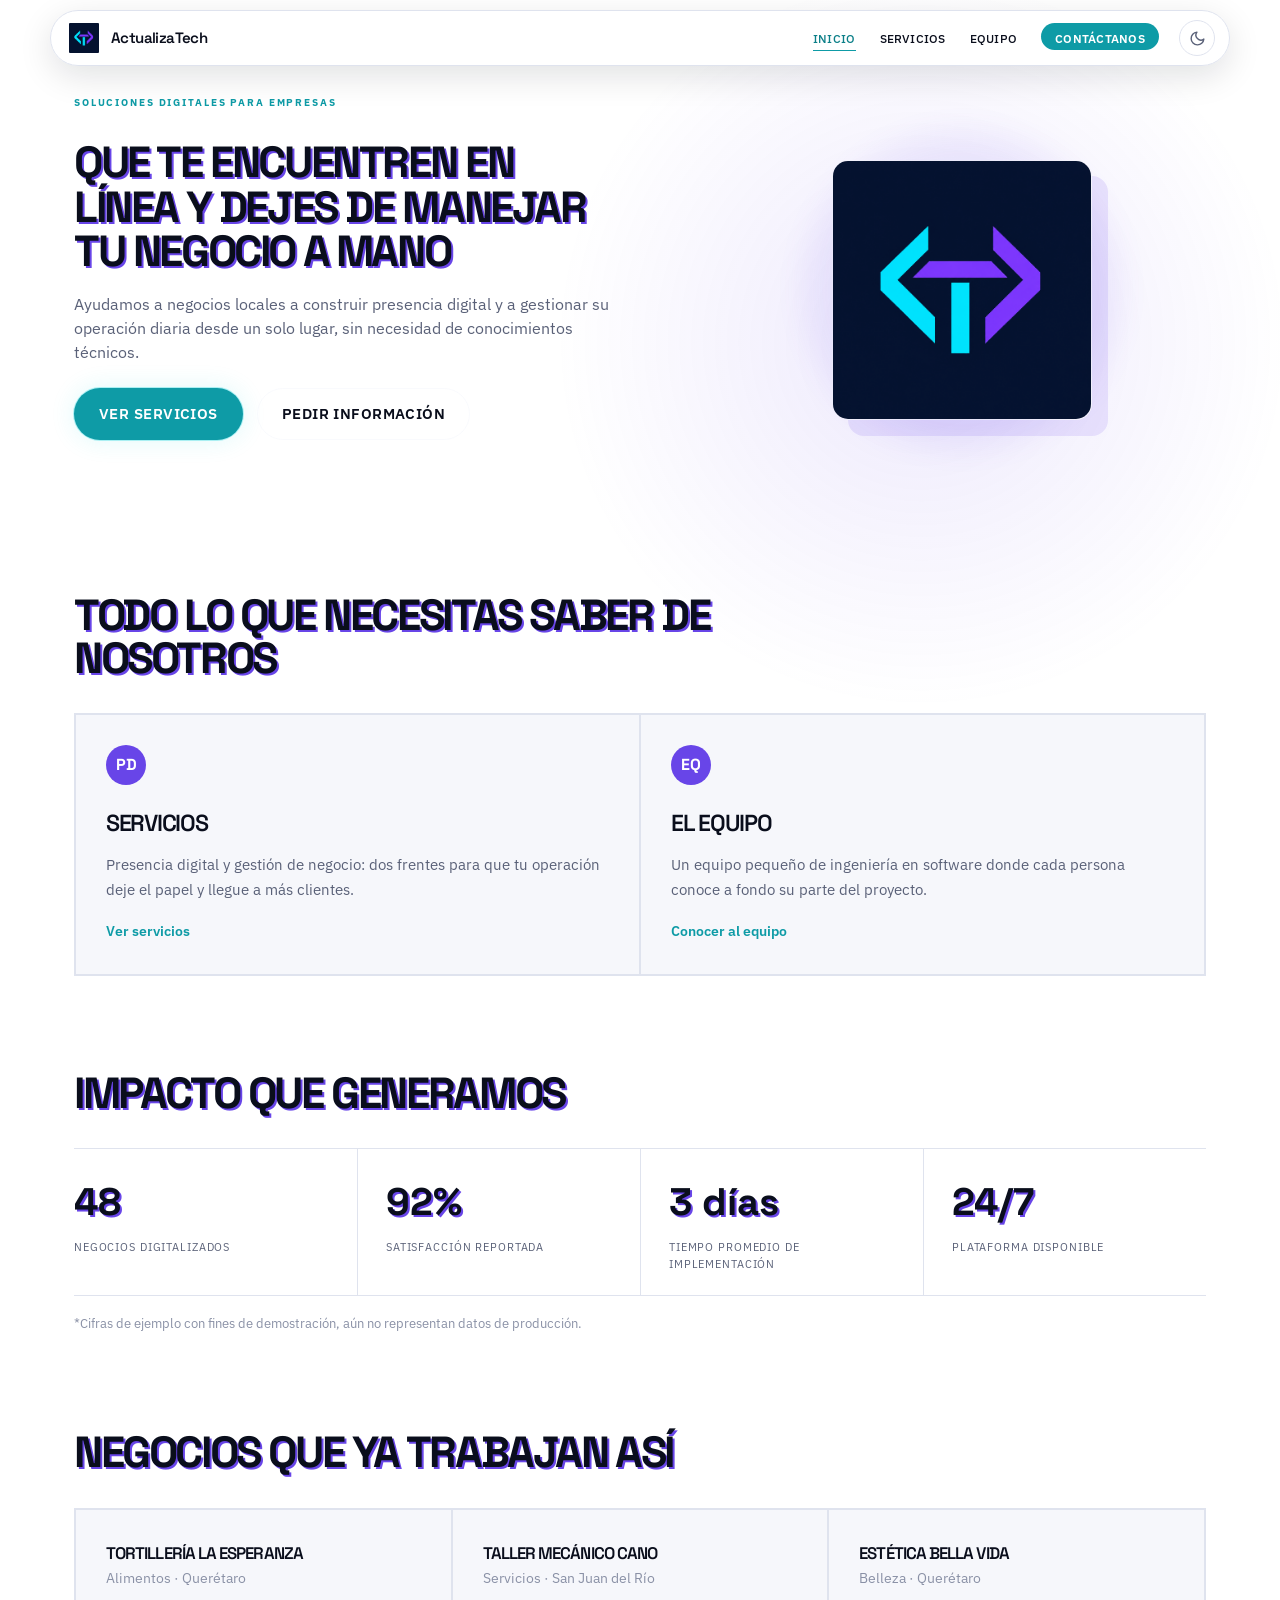
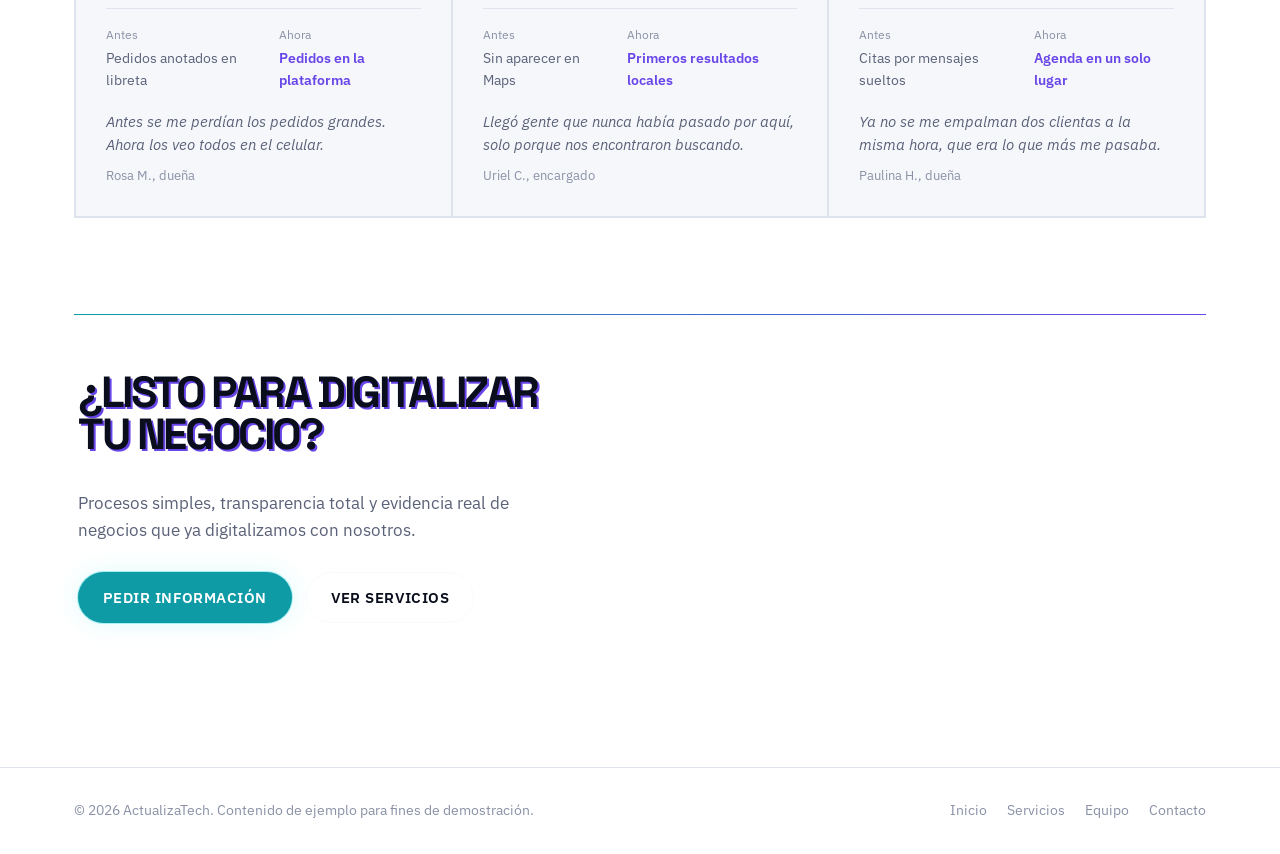
<file: index.html>
<!DOCTYPE html>
<html lang="es">
<head>
<meta charset="UTF-8">
<meta name="viewport" content="width=device-width, initial-scale=1.0">

<title>ActualizaTech — Digitaliza tu negocio sin complicaciones</title>
<meta name="description" content="Ayudamos a negocios locales a construir presencia digital y gestionar su operación desde un solo lugar, sin conocimientos técnicos.">

<!-- Open Graph: es lo que hace que al pegar el link en WhatsApp o Facebook
     salga el logo y un texto en lugar de la URL pelona. Irónico no tenerlo
     en un sitio que vende presencia digital. -->
<meta property="og:type" content="website">
<meta property="og:title" content="ActualizaTech — Digitaliza tu negocio">
<meta property="og:description" content="Presencia digital y gestión de negocio para comercios locales.">
<meta property="og:image" content="images/logo.png">

<!-- Le avisa al navegador que el sitio se ve bien en los dos temas, para que
     pinte los controles nativos (scrollbar, campos) del color correcto. -->
<meta name="color-scheme" content="light dark">

<link rel="icon" href="images/logo.png">
<link rel="preconnect" href="https://fonts.googleapis.com">
<link rel="preconnect" href="https://fonts.gstatic.com" crossorigin>
<link href="https://fonts.googleapis.com/css2?family=Space+Grotesk:wght@500;600;700&family=IBM+Plex+Sans:wght@400;500;600&display=swap" rel="stylesheet">
<link rel="stylesheet" href="styles/main.css">
</head>
<body>

<a class="saltar" href="#contenido">Saltar al contenido</a>

<nav class="navbar">
  <div class="navbar__inner">
    <a href="index.html" class="navbar__logo">
      <img src="images/logo.png" alt="" class="navbar__logo-img">
      ActualizaTech
    </a>

    <div class="navbar__derecha">
      <ul class="navbar__links" id="menu-principal">
        <li><a href="index.html">Inicio</a></li>
        <li><a href="servicios.html">Servicios</a></li>
        <li><a href="equipo.html">Equipo</a></li>
        <li><a href="contacto.html" class="navbar__cta">Contáctanos</a></li>
      </ul>

      <!-- Los dos iconos viven siempre en el HTML y el CSS decide cuál se
           muestra según el tema. Si se cambiaran con JS, al recargar se
           vería medio segundo el icono equivocado. -->
      <button class="tema" type="button" aria-label="Cambiar tema">
        <svg class="tema__luna" viewBox="0 0 24 24" fill="none" stroke="currentColor" stroke-width="2" stroke-linecap="round" stroke-linejoin="round" aria-hidden="true">
          <path d="M21 12.79A9 9 0 1 1 11.21 3 7 7 0 0 0 21 12.79z"/>
        </svg>
        <svg class="tema__sol" viewBox="0 0 24 24" fill="none" stroke="currentColor" stroke-width="2" stroke-linecap="round" stroke-linejoin="round" aria-hidden="true">
          <circle cx="12" cy="12" r="4"/>
          <path d="M12 2v2M12 20v2M4.9 4.9l1.4 1.4M17.7 17.7l1.4 1.4M2 12h2M20 12h2M4.9 19.1l1.4-1.4M17.7 6.3l1.4-1.4"/>
        </svg>
      </button>

      <button class="hamburguesa" type="button" aria-label="Abrir menú" aria-expanded="false" aria-controls="menu-principal">
        <svg viewBox="0 0 24 24" fill="none" stroke="currentColor" stroke-width="2" stroke-linecap="round" aria-hidden="true">
          <path d="M3 6h18M3 12h18M3 18h18"/>
        </svg>
      </button>
    </div>
  </div>
</nav>

<main id="contenido">

<header class="hero">
  <div class="hero__contenido">
    <h1>Que te encuentren en línea y dejes de manejar tu negocio a mano</h1>
    <p class="hero__subtitulo">
      Ayudamos a negocios locales a construir presencia digital y a gestionar su
      operación diaria desde un solo lugar, sin necesidad de conocimientos técnicos.
    </p>
    <div class="hero__acciones">
      <a href="servicios.html" class="boton boton--primario">Ver servicios</a>
      <a href="contacto.html" class="boton boton--secundario">Pedir información</a>
    </div>
  </div>
  <div class="hero__visual">
    <div class="hero__glow" aria-hidden="true"></div>
    <img src="images/logo.png" alt="Logo de ActualizaTech" class="hero__logo">
  </div>
</header>

<section aria-labelledby="explora-titulo">
  <h2 id="explora-titulo">Todo lo que necesitas saber de nosotros</h2>

  <div class="preview-grid">
    <a href="servicios.html" class="preview-card">
      <div class="preview-card__icono" style="background:#0E9BA6" aria-hidden="true">PD</div>
      <h3 class="preview-card__titulo">Servicios</h3>
      <p class="preview-card__texto">
        Presencia digital y gestión de negocio: dos frentes para que tu operación
        deje el papel y llegue a más clientes.
      </p>
      <span class="preview-card__enlace">Ver servicios</span>
    </a>

    <a href="equipo.html" class="preview-card">
      <div class="preview-card__icono" style="background:#6845E8" aria-hidden="true">EQ</div>
      <h3 class="preview-card__titulo">El equipo</h3>
      <p class="preview-card__texto">
        Un equipo pequeño de ingeniería en software donde cada persona conoce a
        fondo su parte del proyecto.
      </p>
      <span class="preview-card__enlace">Conocer al equipo</span>
    </a>
  </div>

  <!-- Los contenedores van vacíos a propósito: el JS los llena desde
       js/data.js. Ver el comentario de ese archivo. -->
  <div class="metricas">
    <h2>Impacto que generamos</h2>
    <div class="metricas-grid" id="metricas-grid"></div>
    <p class="metricas__nota">*Cifras de ejemplo con fines de demostración, aún no representan datos de producción.</p>
  </div>

  <div class="casos">
    <h2>Negocios que ya trabajan así</h2>
    <div class="casos-grid" id="casos-grid"></div>
  </div>

  <div class="cta-final">
    <h2>¿Listo para digitalizar tu negocio?</h2>
    <p>Procesos simples, transparencia total y evidencia real de negocios que ya digitalizamos con nosotros.</p>
    <div class="hero__acciones">
      <a href="contacto.html" class="boton boton--primario">Pedir información</a>
      <a href="servicios.html" class="boton boton--secundario">Ver servicios</a>
    </div>
  </div>
</section>

</main>

<footer class="footer">
  <div class="footer__inner">
    <span>© 2026 ActualizaTech. Contenido de ejemplo para fines de demostración.</span>
    <ul class="footer__links">
      <li><a href="index.html">Inicio</a></li>
      <li><a href="servicios.html">Servicios</a></li>
      <li><a href="equipo.html">Equipo</a></li>
      <li><a href="contacto.html">Contacto</a></li>
    </ul>
  </div>
</footer>

<script src="js/data.js"></script>
<script src="js/main.js"></script>
</body>
</html>
</file>
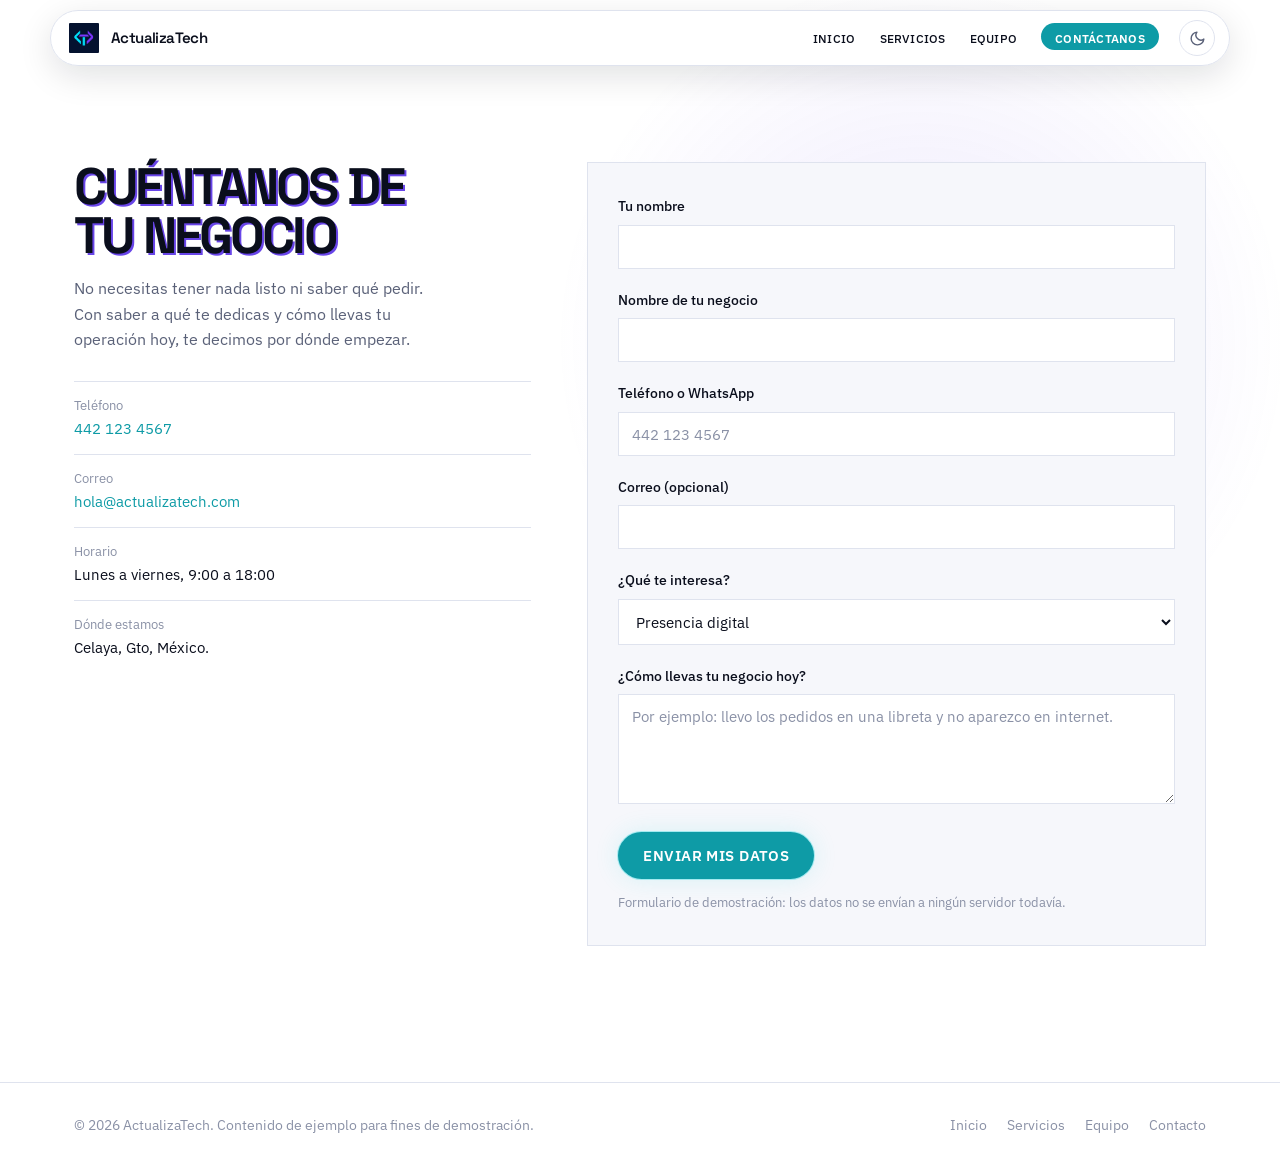
<file: contacto.html>
<!DOCTYPE html>
<html lang="es">
<head>
<meta charset="UTF-8">
<meta name="viewport" content="width=device-width, initial-scale=1.0">

<title>Contacto — ActualizaTech</title>
<meta name="description" content="Cuéntanos cómo llevas tu negocio hoy y te decimos por dónde conviene empezar a digitalizarlo.">

<meta property="og:type" content="website">
<meta property="og:title" content="Contacto — ActualizaTech">
<meta property="og:description" content="Cuéntanos cómo llevas tu negocio hoy y te decimos por dónde conviene empezar a digitalizarlo.">
<meta property="og:image" content="images/logo.png">
<meta name="color-scheme" content="light dark">

<link rel="icon" href="images/logo.png">
<link rel="preconnect" href="https://fonts.googleapis.com">
<link rel="preconnect" href="https://fonts.gstatic.com" crossorigin>
<link href="https://fonts.googleapis.com/css2?family=Space+Grotesk:wght@500;600;700&family=IBM+Plex+Sans:wght@400;500;600&display=swap" rel="stylesheet">
<link rel="stylesheet" href="styles/main.css">
</head>
<body>

<a class="saltar" href="#contenido">Saltar al contenido</a>

<nav class="navbar">
  <div class="navbar__inner">
    <a href="index.html" class="navbar__logo">
      <img src="images/logo.png" alt="" class="navbar__logo-img">
      ActualizaTech
    </a>

    <div class="navbar__derecha">
      <ul class="navbar__links" id="menu-principal">
        <li><a href="index.html">Inicio</a></li>
        <li><a href="servicios.html">Servicios</a></li>
        <li><a href="equipo.html">Equipo</a></li>
        <li><a href="contacto.html" class="navbar__cta">Contáctanos</a></li>
      </ul>

      <!-- Los dos iconos viven siempre en el HTML y el CSS decide cuál se
           muestra según el tema. Si se cambiaran con JS, al recargar se
           vería medio segundo el icono equivocado. -->
      <button class="tema" type="button" aria-label="Cambiar tema">
        <svg class="tema__luna" viewBox="0 0 24 24" fill="none" stroke="currentColor" stroke-width="2" stroke-linecap="round" stroke-linejoin="round" aria-hidden="true">
          <path d="M21 12.79A9 9 0 1 1 11.21 3 7 7 0 0 0 21 12.79z"/>
        </svg>
        <svg class="tema__sol" viewBox="0 0 24 24" fill="none" stroke="currentColor" stroke-width="2" stroke-linecap="round" stroke-linejoin="round" aria-hidden="true">
          <circle cx="12" cy="12" r="4"/>
          <path d="M12 2v2M12 20v2M4.9 4.9l1.4 1.4M17.7 17.7l1.4 1.4M2 12h2M20 12h2M4.9 19.1l1.4-1.4M17.7 6.3l1.4-1.4"/>
        </svg>
      </button>

      <button class="hamburguesa" type="button" aria-label="Abrir menú" aria-expanded="false" aria-controls="menu-principal">
        <svg viewBox="0 0 24 24" fill="none" stroke="currentColor" stroke-width="2" stroke-linecap="round" aria-hidden="true">
          <path d="M3 6h18M3 12h18M3 18h18"/>
        </svg>
      </button>
    </div>
  </div>
</nav>

<main id="contenido">

<section aria-labelledby="contacto-titulo">
  <div class="contacto">

    <div class="contacto__datos">
      <h1 id="contacto-titulo">Cuéntanos de tu negocio</h1>
      <p>
        No necesitas tener nada listo ni saber qué pedir. Con saber a qué te
        dedicas y cómo llevas tu operación hoy, te decimos por dónde empezar.
      </p>

      <ul class="contacto__lista">
        <li>
          <span>Teléfono</span>
          <a href="tel:+524421234567">442 123 4567</a>
        </li>
        <li>
          <span>Correo</span>
          <a href="mailto:hola@actualizatech.com">hola@actualizatech.com</a>
        </li>
        <li>
          <span>Horario</span>
          Lunes a viernes, 9:00 a 18:00
        </li>
        <li>
          <span>Dónde estamos</span>
          Celaya, Gto, México.
        </li>
      </ul>
    </div>

    <!-- novalidate apaga los mensajes del navegador para usar los nuestros,
         que dicen qué corregir en lugar de "Completa este campo". -->
    <form class="formulario" id="form-contacto" novalidate>

      <div class="campo">
        <label for="nombre">Tu nombre</label>
        <input type="text" id="nombre" name="nombre" autocomplete="name">
        <p class="campo__error" aria-live="polite"></p>
      </div>

      <div class="campo">
        <label for="negocio">Nombre de tu negocio</label>
        <input type="text" id="negocio" name="negocio" autocomplete="organization">
        <p class="campo__error" aria-live="polite"></p>
      </div>

      <div class="campo">
        <label for="telefono">Teléfono o WhatsApp</label>
        <!-- type="tel" hace que en celular salga el teclado numérico. -->
        <input type="tel" id="telefono" name="telefono" autocomplete="tel" placeholder="442 123 4567">
        <p class="campo__error" aria-live="polite"></p>
      </div>

      <div class="campo">
        <label for="correo">Correo (opcional)</label>
        <input type="email" id="correo" name="correo" autocomplete="email">
        <p class="campo__error" aria-live="polite"></p>
      </div>

      <div class="campo">
        <label for="interes">¿Qué te interesa?</label>
        <select id="interes" name="interes">
          <option value="presencia">Presencia digital</option>
          <option value="gestion">Gestión de negocio</option>
          <option value="ambos">Los dos</option>
          <option value="no-se">Todavía no sé</option>
        </select>
      </div>

      <div class="campo">
        <label for="mensaje">¿Cómo llevas tu negocio hoy?</label>
        <textarea id="mensaje" name="mensaje" placeholder="Por ejemplo: llevo los pedidos en una libreta y no aparezco en internet."></textarea>
        <p class="campo__error" aria-live="polite"></p>
      </div>

      <button type="submit" class="boton boton--primario">Enviar mis datos</button>

      <!-- role="status" hace que los lectores de pantalla lean la
           confirmación sin que el usuario tenga que ir a buscarla. -->
      <p class="formulario__aviso" id="form-aviso" role="status" tabindex="-1" hidden></p>

      <p class="formulario__nota">
        Formulario de demostración: los datos no se envían a ningún servidor todavía.
      </p>
    </form>

  </div>
</section>

</main>

<footer class="footer">
  <div class="footer__inner">
    <span>© 2026 ActualizaTech. Contenido de ejemplo para fines de demostración.</span>
    <ul class="footer__links">
      <li><a href="index.html">Inicio</a></li>
      <li><a href="servicios.html">Servicios</a></li>
      <li><a href="equipo.html">Equipo</a></li>
      <li><a href="contacto.html">Contacto</a></li>
    </ul>
  </div>
</footer>


<script src="js/data.js"></script>
<script src="js/main.js"></script>
<script src="js/contacto.js"></script>
</body>
</html>
</file>
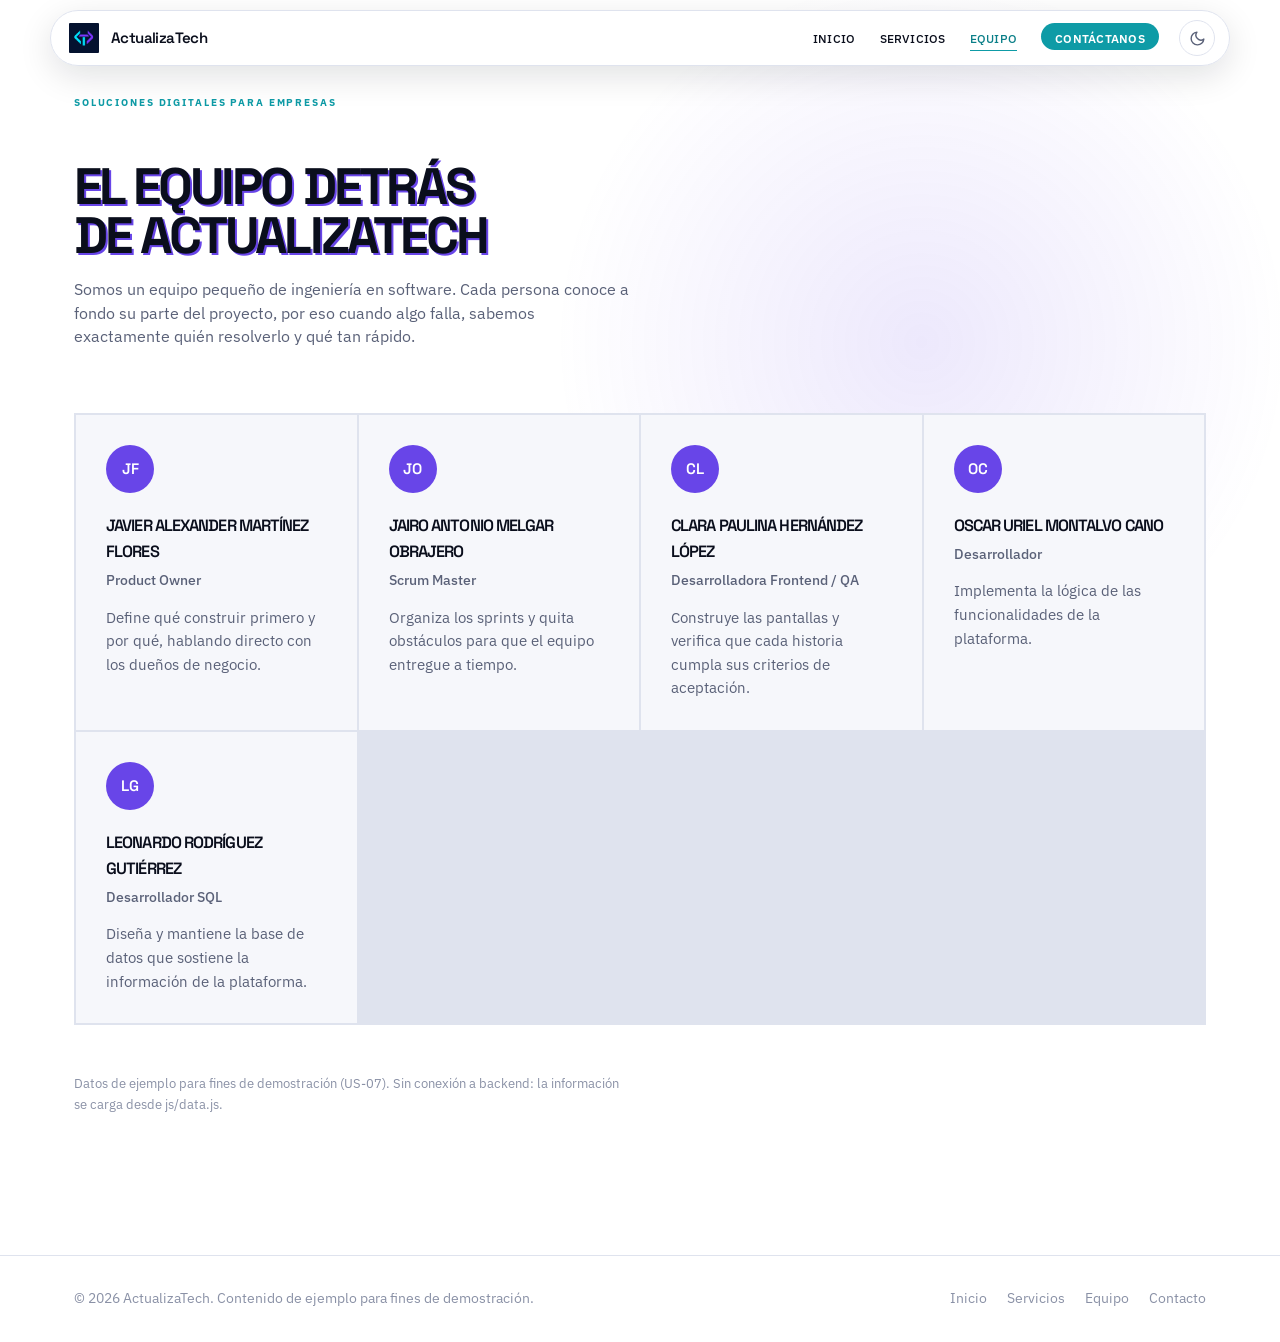
<file: equipo.html>
<!DOCTYPE html>
<html lang="es">
<head>
<meta charset="UTF-8">
<meta name="viewport" content="width=device-width, initial-scale=1.0">

<title>El equipo — ActualizaTech</title>
<meta name="description" content="Conoce al equipo de ingeniería en software detrás de ActualizaTech y qué hace cada quien.">

<meta property="og:type" content="website">
<meta property="og:title" content="El equipo — ActualizaTech">
<meta property="og:description" content="Conoce al equipo de ingeniería en software detrás de ActualizaTech y qué hace cada quien.">
<meta property="og:image" content="images/logo.png">
<meta name="color-scheme" content="light dark">

<link rel="icon" href="images/logo.png">
<link rel="preconnect" href="https://fonts.googleapis.com">
<link rel="preconnect" href="https://fonts.gstatic.com" crossorigin>
<link href="https://fonts.googleapis.com/css2?family=Space+Grotesk:wght@500;600;700&family=IBM+Plex+Sans:wght@400;500;600&display=swap" rel="stylesheet">
<link rel="stylesheet" href="styles/main.css">
</head>
<body>

<a class="saltar" href="#contenido">Saltar al contenido</a>

<nav class="navbar">
  <div class="navbar__inner">
    <a href="index.html" class="navbar__logo">
      <img src="images/logo.png" alt="" class="navbar__logo-img">
      ActualizaTech
    </a>

    <div class="navbar__derecha">
      <ul class="navbar__links" id="menu-principal">
        <li><a href="index.html">Inicio</a></li>
        <li><a href="servicios.html">Servicios</a></li>
        <li><a href="equipo.html">Equipo</a></li>
        <li><a href="contacto.html" class="navbar__cta">Contáctanos</a></li>
      </ul>

      <!-- Los dos iconos viven siempre en el HTML y el CSS decide cuál se
           muestra según el tema. Si se cambiaran con JS, al recargar se
           vería medio segundo el icono equivocado. -->
      <button class="tema" type="button" aria-label="Cambiar tema">
        <svg class="tema__luna" viewBox="0 0 24 24" fill="none" stroke="currentColor" stroke-width="2" stroke-linecap="round" stroke-linejoin="round" aria-hidden="true">
          <path d="M21 12.79A9 9 0 1 1 11.21 3 7 7 0 0 0 21 12.79z"/>
        </svg>
        <svg class="tema__sol" viewBox="0 0 24 24" fill="none" stroke="currentColor" stroke-width="2" stroke-linecap="round" stroke-linejoin="round" aria-hidden="true">
          <circle cx="12" cy="12" r="4"/>
          <path d="M12 2v2M12 20v2M4.9 4.9l1.4 1.4M17.7 17.7l1.4 1.4M2 12h2M20 12h2M4.9 19.1l1.4-1.4M17.7 6.3l1.4-1.4"/>
        </svg>
      </button>

      <button class="hamburguesa" type="button" aria-label="Abrir menú" aria-expanded="false" aria-controls="menu-principal">
        <svg viewBox="0 0 24 24" fill="none" stroke="currentColor" stroke-width="2" stroke-linecap="round" aria-hidden="true">
          <path d="M3 6h18M3 12h18M3 18h18"/>
        </svg>
      </button>
    </div>
  </div>
</nav>

<main id="contenido">

<section class="equipo" aria-labelledby="equipo-titulo">
  <h1 class="equipo__titulo" id="equipo-titulo">El equipo detrás de ActualizaTech</h1>
  <p class="equipo__descripcion">
    Somos un equipo pequeño de ingeniería en software. Cada persona conoce a fondo su
    parte del proyecto, por eso cuando algo falla, sabemos exactamente quién resolverlo
    y qué tan rápido.
  </p>

  <div class="equipo__grid" id="equipo-grid"></div>

  <p class="equipo__nota">
    Datos de ejemplo para fines de demostración (US-07). Sin conexión a backend:
    la información se carga desde js/data.js.
  </p>
</section>

</main>

<footer class="footer">
  <div class="footer__inner">
    <span>© 2026 ActualizaTech. Contenido de ejemplo para fines de demostración.</span>
    <ul class="footer__links">
      <li><a href="index.html">Inicio</a></li>
      <li><a href="servicios.html">Servicios</a></li>
      <li><a href="equipo.html">Equipo</a></li>
      <li><a href="contacto.html">Contacto</a></li>
    </ul>
  </div>
</footer>


<script src="js/data.js"></script>
<script src="js/main.js"></script>
</body>
</html>
</file>
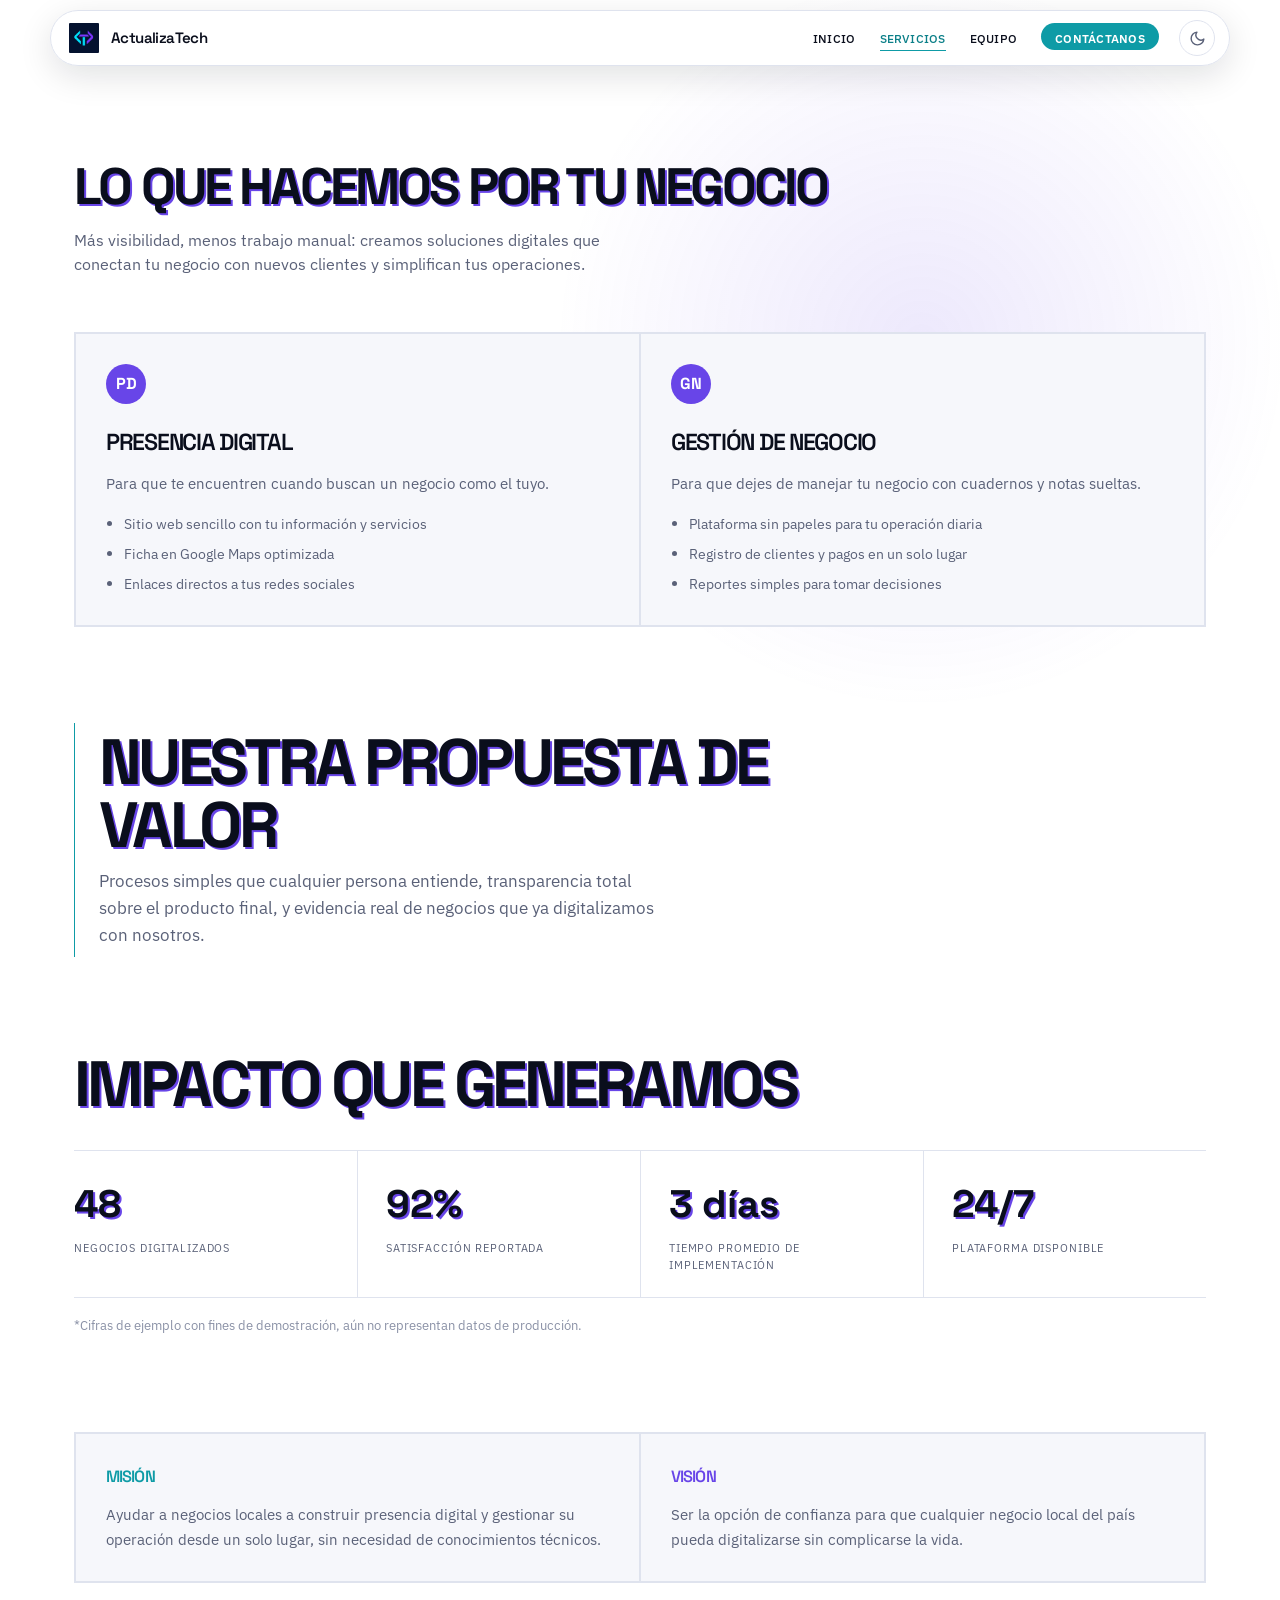
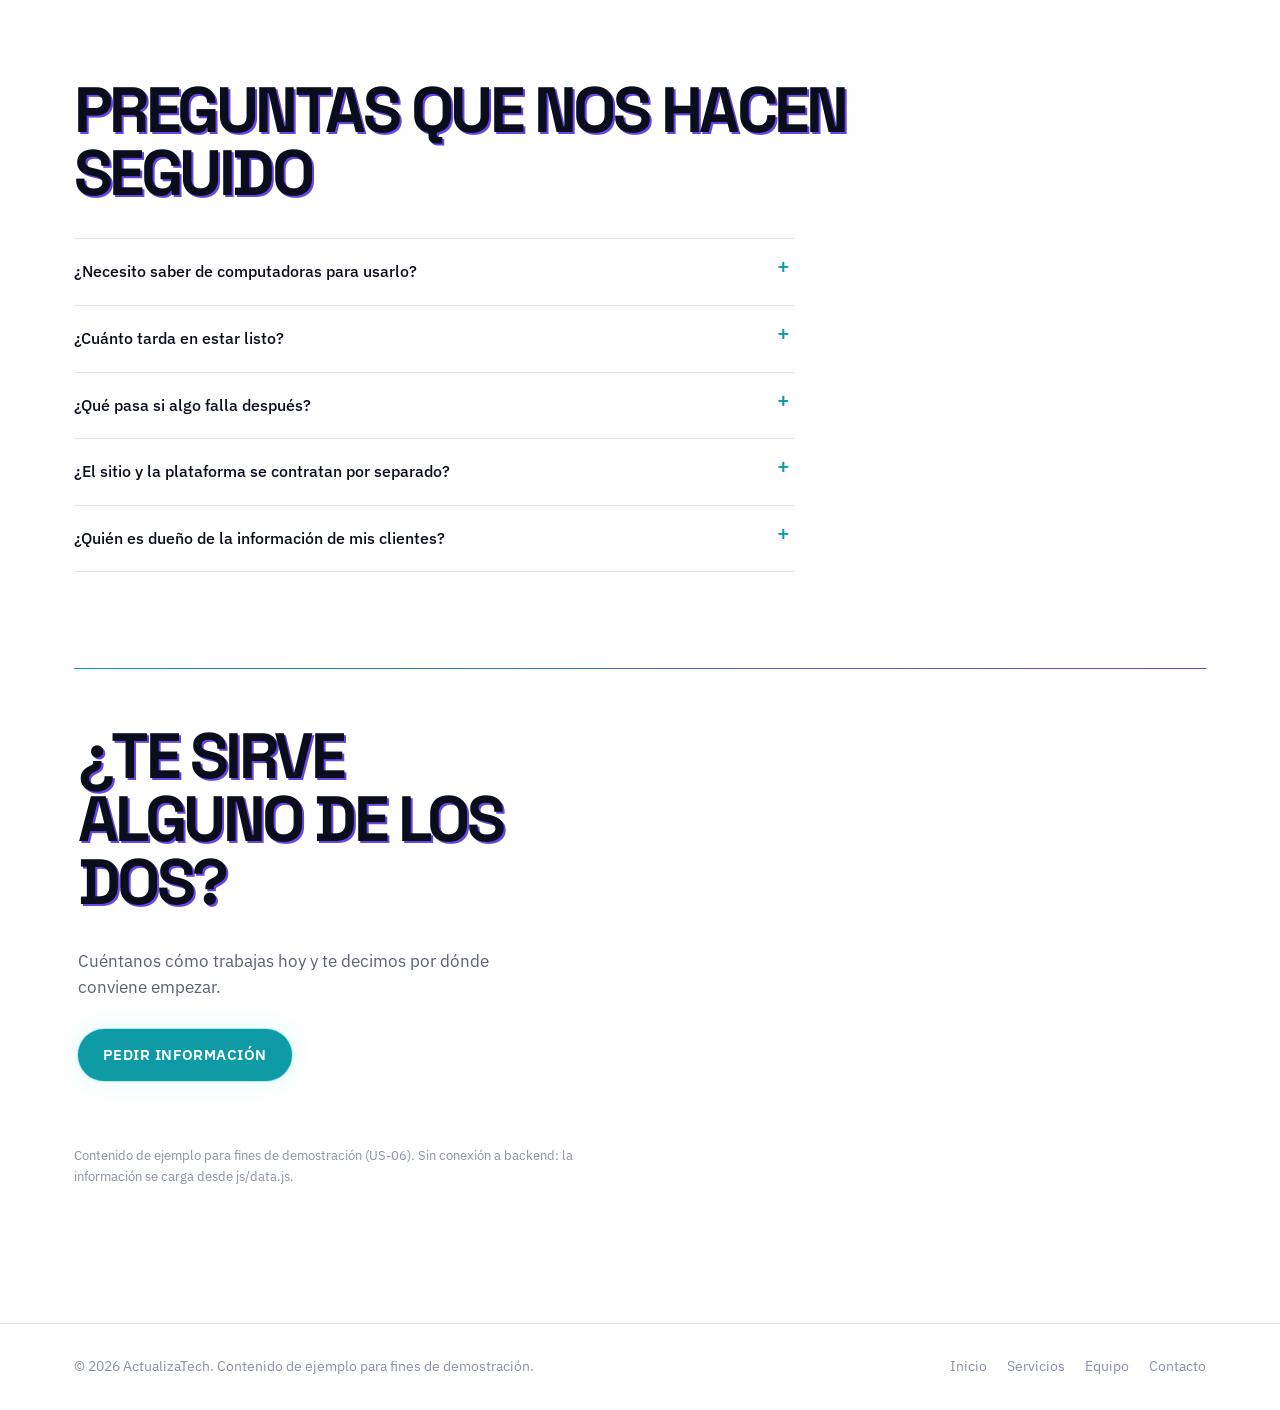
<file: servicios.html>
<!DOCTYPE html>
<html lang="es">
<head>
<meta charset="UTF-8">
<meta name="viewport" content="width=device-width, initial-scale=1.0">

<title>Servicios — ActualizaTech</title>
<meta name="description" content="Presencia digital y gestión de negocio para comercios locales: sitio web, Google Maps y una plataforma sin papeles.">

<meta property="og:type" content="website">
<meta property="og:title" content="Servicios — ActualizaTech">
<meta property="og:description" content="Presencia digital y gestión de negocio para comercios locales: sitio web, Google Maps y una plataforma sin papeles.">
<meta property="og:image" content="images/logo.png">
<meta name="color-scheme" content="light dark">

<link rel="icon" href="images/logo.png">
<link rel="preconnect" href="https://fonts.googleapis.com">
<link rel="preconnect" href="https://fonts.gstatic.com" crossorigin>
<link href="https://fonts.googleapis.com/css2?family=Space+Grotesk:wght@500;600;700&family=IBM+Plex+Sans:wght@400;500;600&display=swap" rel="stylesheet">
<link rel="stylesheet" href="styles/main.css">
</head>
<body>

<a class="saltar" href="#contenido">Saltar al contenido</a>

<nav class="navbar">
  <div class="navbar__inner">
    <a href="index.html" class="navbar__logo">
      <img src="images/logo.png" alt="" class="navbar__logo-img">
      ActualizaTech
    </a>

    <div class="navbar__derecha">
      <ul class="navbar__links" id="menu-principal">
        <li><a href="index.html">Inicio</a></li>
        <li><a href="servicios.html">Servicios</a></li>
        <li><a href="equipo.html">Equipo</a></li>
        <li><a href="contacto.html" class="navbar__cta">Contáctanos</a></li>
      </ul>

      <!-- Los dos iconos viven siempre en el HTML y el CSS decide cuál se
           muestra según el tema. Si se cambiaran con JS, al recargar se
           vería medio segundo el icono equivocado. -->
      <button class="tema" type="button" aria-label="Cambiar tema">
        <svg class="tema__luna" viewBox="0 0 24 24" fill="none" stroke="currentColor" stroke-width="2" stroke-linecap="round" stroke-linejoin="round" aria-hidden="true">
          <path d="M21 12.79A9 9 0 1 1 11.21 3 7 7 0 0 0 21 12.79z"/>
        </svg>
        <svg class="tema__sol" viewBox="0 0 24 24" fill="none" stroke="currentColor" stroke-width="2" stroke-linecap="round" stroke-linejoin="round" aria-hidden="true">
          <circle cx="12" cy="12" r="4"/>
          <path d="M12 2v2M12 20v2M4.9 4.9l1.4 1.4M17.7 17.7l1.4 1.4M2 12h2M20 12h2M4.9 19.1l1.4-1.4M17.7 6.3l1.4-1.4"/>
        </svg>
      </button>

      <button class="hamburguesa" type="button" aria-label="Abrir menú" aria-expanded="false" aria-controls="menu-principal">
        <svg viewBox="0 0 24 24" fill="none" stroke="currentColor" stroke-width="2" stroke-linecap="round" aria-hidden="true">
          <path d="M3 6h18M3 12h18M3 18h18"/>
        </svg>
      </button>
    </div>
  </div>
</nav>

<main id="contenido">

<section aria-labelledby="servicios-titulo">
  <h1 id="servicios-titulo">Lo que hacemos por tu negocio</h1>
  <p class="descripcion">
    Más visibilidad, menos trabajo manual: creamos soluciones digitales que conectan 
    tu negocio con nuevos clientes y simplifican tus operaciones.
  </p>

  <div class="servicios-grid" id="servicios-grid" style="margin-top:56px;"></div>

  <div class="propuesta">
    <h2>Nuestra propuesta de valor</h2>
    <p id="propuesta-texto"></p>
  </div>

  <div class="metricas">
    <h2>Impacto que generamos</h2>
    <div class="metricas-grid" id="metricas-grid"></div>
    <p class="metricas__nota">*Cifras de ejemplo con fines de demostración, aún no representan datos de producción.</p>
  </div>

  <div class="mision-vision" id="mision-vision"></div>

  <!-- Las dudas van al final a propósito: primero se explica el servicio y
       hasta entonces tiene sentido resolver objeciones. -->
  <div class="faq">
    <h2>Preguntas que nos hacen seguido</h2>
    <div class="faq__lista" id="faq-lista"></div>
  </div>

  <div class="cta-final">
    <h2>¿Te sirve alguno de los dos?</h2>
    <p>Cuéntanos cómo trabajas hoy y te decimos por dónde conviene empezar.</p>
    <div class="hero__acciones">
      <a href="contacto.html" class="boton boton--primario">Pedir información</a>
    </div>
  </div>

  <p class="nota-final">
    Contenido de ejemplo para fines de demostración (US-06). Sin conexión a backend:
    la información se carga desde js/data.js.
  </p>
</section>

</main>

<footer class="footer">
  <div class="footer__inner">
    <span>© 2026 ActualizaTech. Contenido de ejemplo para fines de demostración.</span>
    <ul class="footer__links">
      <li><a href="index.html">Inicio</a></li>
      <li><a href="servicios.html">Servicios</a></li>
      <li><a href="equipo.html">Equipo</a></li>
      <li><a href="contacto.html">Contacto</a></li>
    </ul>
  </div>
</footer>


<script src="js/data.js"></script>
<script src="js/main.js"></script>
</body>
</html>
</file>
<file: styles/main.css>
/* ==========================================================================
   ActualizaTech — hoja de estilos única
   Los colores salen del logo: navy de fondo, cian y violeta de las flechas.
   El cian se reserva para cosas en las que se puede hacer clic y el violeta
   para acentos que solo decoran. Si se mezclan, el usuario deja de saber
   qué es botón y qué no.
   ========================================================================== */

/* --------------------------------------------------------------------------
   1. Tokens de color
   Por defecto arranca en claro. Más abajo, el bloque prefers-color-scheme
   pisa estos valores si el sistema operativo está en oscuro.
   -------------------------------------------------------------------------- */
:root{
  --bg: #FFFFFF;
  --superficie: #F6F7FB;
  --superficie-alta: #EDEFF7;
  --borde: #DFE3EE;
  --texto: #0A0E1C;
  --texto-sec: #5A6178;
  --texto-terciario: #8A91A6;

  /* El cian del logo sobre blanco casi no se lee, así que en claro uso
     una versión más profunda. El violeta aguanta bien en los dos temas. */
  --cian: #0E9BA6;
  --cian-hover: #0B7F88;
  --violeta: #6845E8;
  --sobre-cian: #FFFFFF;

  --glow-1: rgba(14, 155, 166, 0.20);
  --glow-2: rgba(104, 69, 232, 0.18);

  --radio: 8px;
  --ancho: 1080px;
}

/* Tema oscuro automático: solo aplica si el usuario NO eligió tema a mano.
   El atributo data-tema lo pone el JS en <html> cuando alguien usa el botón,
   y tiene prioridad sobre lo que diga el sistema. */
@media (prefers-color-scheme: dark){
  :root:not([data-tema="claro"]){
    --bg: #0A0E1C;
    --superficie: #12182B;
    --superficie-alta: #1A2238;
    --borde: #232B45;
    --texto: #EEF1F8;
    --texto-sec: #8B93AD;
    --texto-terciario: #545D78;

    --cian: #29D6E0;
    --cian-hover: #4FE0E8;
    --violeta: #9B84FF;
    --sobre-cian: #0A0E1C;

    --glow-1: rgba(41, 214, 224, 0.28);
    --glow-2: rgba(123, 92, 250, 0.22);
  }
}

/* Tema oscuro forzado desde el botón, sin importar el sistema. */
:root[data-tema="oscuro"]{
  --bg: #0A0E1C;
  --superficie: #12182B;
  --superficie-alta: #1A2238;
  --borde: #232B45;
  --texto: #EEF1F8;
  --texto-sec: #8B93AD;
  --texto-terciario: #545D78;

  --cian: #29D6E0;
  --cian-hover: #4FE0E8;
  --violeta: #9B84FF;
  --sobre-cian: #0A0E1C;

  --glow-1: rgba(41, 214, 224, 0.28);
  --glow-2: rgba(123, 92, 250, 0.22);
}

/* --------------------------------------------------------------------------
   2. Base
   -------------------------------------------------------------------------- */
*{ box-sizing: border-box; margin: 0; padding: 0; }

html{ scroll-behavior: smooth; }

body{
  font-family: 'IBM Plex Sans', sans-serif;
  background: var(--bg);
  color: var(--texto);
  line-height: 1.6;
  /* La transición es para que al cambiar de tema no dé un brinco brusco. */
  transition: background-color 0.2s ease, color 0.2s ease;
}

section{ max-width: var(--ancho); margin: 0 auto; padding: 96px 24px; }

h1, h2, h3{
  font-family: 'Space Grotesk', sans-serif;
  letter-spacing: -0.01em;
}

h1{ font-size: clamp(2rem, 4.4vw, 2.9rem); font-weight: 700; max-width: 620px; }
h2{ font-size: clamp(1.4rem, 3vw, 1.8rem); font-weight: 600; margin-bottom: 32px; max-width: 520px; }

.descripcion{
  margin-top: 18px;
  max-width: 540px;
  color: var(--texto-sec);
  font-size: 1.05rem;
}

a{ color: inherit; }

/* Foco visible para quien navega con teclado. Uso focus-visible para que el
   anillo no salga al hacer clic con el mouse, solo al tabular. */
:focus-visible{
  outline: 2px solid var(--cian);
  outline-offset: 3px;
  border-radius: 4px;
}

/* Enlace que salta directo al contenido. Vive escondido arriba y solo
   aparece cuando recibe foco con Tab. */
.saltar{
  position: absolute;
  left: 24px;
  top: -60px;
  z-index: 50;
  background: var(--cian);
  color: var(--sobre-cian);
  padding: 10px 18px;
  border-radius: var(--radio);
  font-weight: 600;
  text-decoration: none;
  transition: top 0.15s ease;
}
.saltar:focus{ top: 12px; }

/* --------------------------------------------------------------------------
   3. Navbar
   -------------------------------------------------------------------------- */
.navbar{
  position: sticky;
  top: 0;
  z-index: 30;
  background: color-mix(in srgb, var(--bg) 88%, transparent);
  backdrop-filter: blur(10px);
  border-bottom: 1px solid var(--borde);
}
.navbar__inner{
  max-width: var(--ancho);
  margin: 0 auto;
  padding: 14px 24px;
  display: flex;
  align-items: center;
  justify-content: space-between;
  gap: 16px;
}
.navbar__logo{
  display: flex;
  align-items: center;
  gap: 12px;
  font-family: 'Space Grotesk', sans-serif;
  font-weight: 600;
  font-size: 1.1rem;
  color: var(--texto);
  text-decoration: none;
  flex-shrink: 0;
}
.navbar__logo-img{
  width: 32px;
  height: 32px;
  border-radius: 7px;
  object-fit: cover;
  display: block;
}
.navbar__derecha{ display: flex; align-items: center; gap: 20px; }
.navbar__links{
  display: flex;
  align-items: center;
  gap: 28px;
  list-style: none;
}
.navbar__links a{
  color: var(--texto-sec);
  text-decoration: none;
  font-weight: 500;
  font-size: 0.95rem;
  padding-bottom: 4px;
  border-bottom: 1px solid transparent;
}
.navbar__links a:hover{ color: var(--texto); }
.navbar__links a[aria-current="page"]{
  color: var(--texto);
  border-bottom-color: var(--cian);
}
.navbar__cta{
  background: var(--cian);
  color: var(--sobre-cian) !important;
  padding: 9px 18px;
  border-radius: 6px;
  border-bottom: none !important;
  font-weight: 600 !important;
}
.navbar__cta:hover{ background: var(--cian-hover); }

/* Botón de tema. Los dos iconos viven dentro y el JS solo cambia el
   atributo data-tema; CSS decide cuál se ve. Así no hay parpadeo. */
.tema{
  background: transparent;
  border: 1px solid var(--borde);
  border-radius: 6px;
  width: 36px;
  height: 36px;
  display: flex;
  align-items: center;
  justify-content: center;
  cursor: pointer;
  color: var(--texto-sec);
  flex-shrink: 0;
}
.tema:hover{ color: var(--texto); border-color: var(--texto-terciario); }
.tema svg{ width: 17px; height: 17px; }
/* En claro se ve la luna (que es a lo que puedes cambiar) y al revés. */
.tema__luna{ display: block; }
.tema__sol{ display: none; }
@media (prefers-color-scheme: dark){
  :root:not([data-tema="claro"]) .tema__luna{ display: none; }
  :root:not([data-tema="claro"]) .tema__sol{ display: block; }
}
:root[data-tema="oscuro"] .tema__luna{ display: none; }
:root[data-tema="oscuro"] .tema__sol{ display: block; }
:root[data-tema="claro"] .tema__luna{ display: block; }
:root[data-tema="claro"] .tema__sol{ display: none; }

/* Botón hamburguesa: escondido en escritorio, aparece en móvil. */
.hamburguesa{
  display: none;
  background: transparent;
  border: 1px solid var(--borde);
  border-radius: 6px;
  width: 36px;
  height: 36px;
  cursor: pointer;
  color: var(--texto);
  align-items: center;
  justify-content: center;
}
.hamburguesa svg{ width: 18px; height: 18px; }

@media (max-width: 760px){
  .hamburguesa{ display: flex; }

  /* En móvil el menú se convierte en un panel que baja desde el navbar.
     Uso [hidden] desde el JS para que los lectores de pantalla también
     lo ignoren cuando está cerrado, no solo esconderlo visualmente. */
  .navbar__links{
    position: absolute;
    top: 100%;
    left: 0;
    right: 0;
    flex-direction: column;
    align-items: stretch;
    gap: 0;
    background: var(--bg);
    border-bottom: 1px solid var(--borde);
    padding: 8px 24px 20px;
  }
  .navbar__links[hidden]{ display: none; }
  .navbar__links li{ border-top: 1px solid var(--borde); }
  .navbar__links a{
    display: block;
    padding: 14px 0;
    border-bottom: none;
  }
  .navbar__links a[aria-current="page"]{ color: var(--cian); }
  .navbar__cta{
    display: inline-block !important;
    margin-top: 12px;
    text-align: center;
  }
}

/* --------------------------------------------------------------------------
   4. Hero
   -------------------------------------------------------------------------- */
.hero{
  max-width: var(--ancho);
  margin: 0 auto;
  padding: 90px 24px 80px;
  display: grid;
  grid-template-columns: 1.1fr 0.9fr;
  gap: 48px;
  align-items: center;
}
.hero h1{ margin: 0; }
.hero__subtitulo{
  margin-top: 20px;
  max-width: 460px;
  color: var(--texto-sec);
  font-size: 1.08rem;
}
.hero__acciones{ margin-top: 36px; display: flex; gap: 14px; flex-wrap: wrap; }
.hero__visual{ display: flex; align-items: center; justify-content: center; position: relative; }
.hero__glow{
  position: absolute;
  width: 260px; height: 260px;
  border-radius: 50%;
  background: radial-gradient(circle, var(--glow-1), var(--glow-2) 55%, transparent 75%);
  filter: blur(10px);
}
.hero__logo{
  position: relative;
  width: 200px; height: 200px;
  object-fit: contain;
  border-radius: 28px;
}

@media (max-width: 800px){
  .hero{ grid-template-columns: 1fr; padding-top: 56px; }
  .hero__visual{ order: -1; }
  .hero__logo{ width: 130px; height: 130px; }
  .hero__glow{ width: 180px; height: 180px; }
}

/* --------------------------------------------------------------------------
   5. Botones
   -------------------------------------------------------------------------- */
.boton{
  display: inline-flex;
  align-items: center;
  justify-content: center;
  padding: 13px 24px;
  border-radius: 6px;
  font-family: inherit;
  font-weight: 600;
  font-size: 0.96rem;
  text-decoration: none;
  cursor: pointer;
  border: 1px solid transparent;
}
.boton--primario{ background: var(--cian); color: var(--sobre-cian); }
.boton--primario:hover{ background: var(--cian-hover); }
.boton--secundario{ background: transparent; color: var(--texto); border-color: var(--borde); }
.boton--secundario:hover{ border-color: var(--texto-sec); }

/* --------------------------------------------------------------------------
   6. Rejilla de tarjetas
   El truco del gap de 1px sobre un fondo de color borde da líneas divisorias
   perfectas sin tener que andar quitando el borde del último elemento.
   -------------------------------------------------------------------------- */
.servicios-grid, .preview-grid, .casos-grid, .equipo__grid, .mision-vision{
  display: grid;
  gap: 1px;
  background: var(--borde);
  border: 1px solid var(--borde);
  border-radius: var(--radio);
  overflow: hidden;
}
.servicios-grid, .preview-grid{ grid-template-columns: repeat(auto-fit, minmax(280px, 1fr)); }
.casos-grid{ grid-template-columns: repeat(auto-fit, minmax(260px, 1fr)); }
.equipo__grid{ grid-template-columns: repeat(auto-fit, minmax(230px, 1fr)); }
.mision-vision{ grid-template-columns: repeat(auto-fit, minmax(260px, 1fr)); }

.servicio, .preview-card{
  background: var(--superficie);
  padding: 36px 32px;
  text-decoration: none;
  color: inherit;
  display: block;
}
.preview-card:hover{ background: var(--superficie-alta); }

.servicio__icono, .preview-card__icono{
  width: 40px; height: 40px;
  border-radius: 7px;
  display: flex; align-items: center; justify-content: center;
  color: #fff; font-weight: 700; font-size: 1rem;
  font-family: 'Space Grotesk', sans-serif;
  margin-bottom: 20px;
}
.servicio__titulo, .preview-card__titulo{
  font-family: 'Space Grotesk', sans-serif;
  font-size: 1.1rem;
  font-weight: 600;
}
.servicio__texto, .preview-card__texto{ margin-top: 10px; color: var(--texto-sec); font-size: 0.95rem; }
.servicio__lista{ margin-top: 16px; padding-left: 18px; color: var(--texto-sec); font-size: 0.9rem; }
.servicio__lista li{ margin-top: 7px; }
.preview-card__enlace{
  margin-top: 18px;
  display: inline-block;
  color: var(--cian);
  font-weight: 600;
  font-size: 0.9rem;
}

/* --------------------------------------------------------------------------
   7. Propuesta de valor
   -------------------------------------------------------------------------- */
.propuesta{
  margin-top: 80px;
  border-left: 2px solid var(--violeta);
  padding: 8px 0 8px 28px;
}
.propuesta h2{ margin-bottom: 12px; }
.propuesta p{ max-width: 560px; color: var(--texto-sec); font-size: 1.05rem; }

/* --------------------------------------------------------------------------
   8. Métricas
   Fila partida con líneas en lugar de cuatro tarjetas iguales: pesa menos
   visualmente y no compite con las tarjetas de servicios.
   -------------------------------------------------------------------------- */
.metricas{ margin-top: 80px; }
.metricas-grid{
  display: flex;
  flex-wrap: wrap;
  border-top: 1px solid var(--borde);
  border-bottom: 1px solid var(--borde);
}
.metrica{
  flex: 1 1 200px;
  padding: 28px 28px 28px 28px;
  border-left: 1px solid var(--borde);
}
.metrica:first-child{ border-left: none; padding-left: 0; }
.metrica__valor{
  font-family: 'Space Grotesk', sans-serif;
  font-size: 2.1rem;
  font-weight: 700;
  color: var(--violeta);
}
.metrica__label{ margin-top: 6px; color: var(--texto-sec); font-size: 0.9rem; }
.metricas__nota{ margin-top: 18px; font-size: 0.8rem; color: var(--texto-terciario); }

/* --------------------------------------------------------------------------
   9. Casos de éxito
   -------------------------------------------------------------------------- */
.casos{ margin-top: 80px; }
.caso{ background: var(--superficie); padding: 32px 30px; }
.caso__negocio{
  font-family: 'Space Grotesk', sans-serif;
  font-size: 1.05rem;
  font-weight: 600;
}
.caso__giro{ color: var(--texto-terciario); font-size: 0.85rem; margin-top: 2px; }
.caso__cambio{
  margin-top: 18px;
  padding-top: 16px;
  border-top: 1px solid var(--borde);
  display: flex;
  gap: 20px;
  font-size: 0.85rem;
}
.caso__antes span, .caso__despues span{ display: block; color: var(--texto-terciario); font-size: 0.78rem; }
.caso__antes p{ color: var(--texto-sec); margin-top: 3px; }
.caso__despues p{ color: var(--violeta); font-weight: 600; margin-top: 3px; }
.caso__cita{
  margin-top: 18px;
  color: var(--texto-sec);
  font-size: 0.92rem;
  font-style: italic;
}
.caso__autor{ margin-top: 8px; font-size: 0.82rem; color: var(--texto-terciario); }

/* --------------------------------------------------------------------------
   10. Misión y visión
   -------------------------------------------------------------------------- */
.mision-vision{ margin-top: 80px; }
.mv-card{ background: var(--superficie); padding: 32px 30px; }
.mv-card__titulo{
  font-family: 'Space Grotesk', sans-serif;
  font-weight: 600;
  font-size: 1.02rem;
}
/* Cada tarjeta toma un color del logo, igual que las dos flechas. */
.mv-card:nth-child(1) .mv-card__titulo{ color: var(--cian); }
.mv-card:nth-child(2) .mv-card__titulo{ color: var(--violeta); }
.mv-card p{ margin-top: 12px; color: var(--texto-sec); font-size: 0.95rem; }

/* --------------------------------------------------------------------------
   11. Preguntas frecuentes (acordeón con <details>)
   Uso details/summary nativo: ya trae el estado abierto/cerrado y funciona
   con teclado sin escribir una sola línea de JS.
   -------------------------------------------------------------------------- */
.faq{ margin-top: 80px; }
.faq__lista{ border-top: 1px solid var(--borde); max-width: 720px; }
.faq__item{ border-bottom: 1px solid var(--borde); }
.faq__pregunta{
  padding: 20px 36px 20px 0;
  cursor: pointer;
  font-weight: 500;
  position: relative;
  list-style: none;
}
/* Quita la flechita por defecto de details en cada navegador. */
.faq__pregunta::-webkit-details-marker{ display: none; }
.faq__pregunta::marker{ content: ""; }
/* Signo de más que se convierte en menos al abrir. */
.faq__pregunta::after{
  content: "+";
  position: absolute;
  right: 4px;
  top: 17px;
  font-size: 1.3rem;
  color: var(--cian);
  line-height: 1;
}
.faq__item[open] .faq__pregunta::after{ content: "−"; }
.faq__item[open] .faq__pregunta{ color: var(--texto); }
.faq__respuesta{
  padding: 0 36px 22px 0;
  color: var(--texto-sec);
  font-size: 0.95rem;
  max-width: 620px;
}

/* --------------------------------------------------------------------------
   12. Formulario de contacto
   -------------------------------------------------------------------------- */
.contacto{
  display: grid;
  grid-template-columns: 0.85fr 1.15fr;
  gap: 56px;
  align-items: start;
}
.contacto__datos p{ color: var(--texto-sec); margin-top: 16px; max-width: 380px; }
.contacto__lista{ list-style: none; margin-top: 28px; }
.contacto__lista li{
  padding: 14px 0;
  border-top: 1px solid var(--borde);
  font-size: 0.92rem;
}
.contacto__lista span{ display: block; color: var(--texto-terciario); font-size: 0.8rem; }
.contacto__lista a{ color: var(--cian); text-decoration: none; }
.contacto__lista a:hover{ text-decoration: underline; }

.formulario{
  background: var(--superficie);
  border: 1px solid var(--borde);
  border-radius: var(--radio);
  padding: 32px 30px;
}
.campo{ margin-bottom: 20px; }
.campo label{
  display: block;
  font-size: 0.88rem;
  font-weight: 500;
  margin-bottom: 7px;
}
.campo input, .campo textarea, .campo select{
  width: 100%;
  background: var(--bg);
  border: 1px solid var(--borde);
  border-radius: 6px;
  padding: 11px 13px;
  font-family: inherit;
  font-size: 0.95rem;
  color: var(--texto);
}
.campo textarea{ resize: vertical; min-height: 110px; }
.campo input:focus, .campo textarea:focus, .campo select:focus{
  outline: none;
  border-color: var(--cian);
}
/* El mensaje de error nace vacío y el JS le mete el texto. Si está vacío
   no ocupa espacio, así el formulario no brinca al validar. */
.campo__error{
  color: #E5484D;
  font-size: 0.82rem;
  margin-top: 6px;
  min-height: 0;
}
.campo--invalido input,
.campo--invalido textarea{ border-color: #E5484D; }

.formulario__aviso{
  margin-top: 16px;
  padding: 14px 16px;
  border-radius: 6px;
  font-size: 0.9rem;
  background: var(--superficie-alta);
  border-left: 3px solid var(--cian);
}
.formulario__aviso[hidden]{ display: none; }
.formulario__nota{ margin-top: 14px; font-size: 0.8rem; color: var(--texto-terciario); }

@media (max-width: 820px){
  .contacto{ grid-template-columns: 1fr; gap: 40px; }
}

/* --------------------------------------------------------------------------
   13. CTA final
   El borde superior degradado va de cian a violeta, como el logo.
   -------------------------------------------------------------------------- */
.cta-final{
  margin-top: 80px;
  padding: 56px 4px 8px;
  border-top: 2px solid transparent;
  background:
    linear-gradient(var(--bg), var(--bg)) padding-box,
    linear-gradient(90deg, var(--cian), var(--violeta)) border-box;
}
.cta-final h2{ max-width: 480px; }
.cta-final p{ max-width: 480px; color: var(--texto-sec); font-size: 1.05rem; }
.cta-final .hero__acciones{ margin-top: 28px; }

/* --------------------------------------------------------------------------
   14. Footer
   -------------------------------------------------------------------------- */
.footer{ border-top: 1px solid var(--borde); margin-top: 40px; }
.footer__inner{
  max-width: var(--ancho);
  margin: 0 auto;
  padding: 32px 24px;
  display: flex;
  flex-wrap: wrap;
  gap: 12px;
  align-items: center;
  justify-content: space-between;
  color: var(--texto-terciario);
  font-size: 0.85rem;
}
.footer__links{ display: flex; gap: 20px; list-style: none; }
.footer__links a{ color: var(--texto-terciario); text-decoration: none; }
.footer__links a:hover{ color: var(--cian); }

/* --------------------------------------------------------------------------
   15. Página de equipo
   -------------------------------------------------------------------------- */
.equipo{ max-width: var(--ancho); margin: 0 auto; padding: 96px 24px 100px; }
.equipo__titulo{
  font-family: 'Space Grotesk', sans-serif;
  font-size: clamp(2rem, 4.4vw, 2.9rem);
  font-weight: 700;
  max-width: 620px;
}
.equipo__descripcion{
  margin-top: 18px;
  max-width: 540px;
  color: var(--texto-sec);
  font-size: 1.05rem;
}
.equipo__grid{ margin-top: 64px; }
.miembro{ background: var(--superficie); padding: 30px 26px; }
.miembro__avatar{
  width: 48px; height: 48px;
  border-radius: 50%;
  display: flex; align-items: center; justify-content: center;
  font-family: 'Space Grotesk', sans-serif;
  font-weight: 600;
  font-size: 0.95rem;
  color: #fff;
  margin-bottom: 20px;
}
.miembro__nombre{
  font-family: 'Space Grotesk', sans-serif;
  font-size: 1.02rem;
  font-weight: 600;
}
.miembro__rol{ color: var(--texto-sec); font-weight: 500; font-size: 0.88rem; margin-top: 4px; }
.miembro__descripcion{ margin-top: 14px; color: var(--texto-sec); font-size: 0.92rem; }
.equipo__nota{ margin-top: 48px; font-size: 0.82rem; color: var(--texto-terciario); max-width: 560px; }

.nota-final{ margin-top: 56px; font-size: 0.82rem; color: var(--texto-terciario); max-width: 560px; }

/* --------------------------------------------------------------------------
   16. Ajustes para pantallas chicas
   -------------------------------------------------------------------------- */
@media (max-width: 600px){
  section{ padding: 64px 20px; }
  .equipo{ padding: 64px 20px 72px; }
  .equipo__grid{ grid-template-columns: 1fr; }
  .metricas-grid{ flex-direction: column; }
  .metrica{ border-left: none; border-top: 1px solid var(--borde); padding: 20px 0; }
  .metrica:first-child{ border-top: none; padding-top: 0; }
  .formulario{ padding: 26px 22px; }
}

/* Si el usuario pidió menos movimiento en su sistema, se lo respetamos. */
@media (prefers-reduced-motion: reduce){
  html{ scroll-behavior: auto; }
  *{ transition-duration: 0.01ms !important; animation-duration: 0.01ms !important; }
}

/* ========================================================================== */
/* 17. Dirección visual tipo Yáñez Society                                  */
/* Mantiene los colores de ActualizaTech y cambia composición, escala,       */
/* bordes y ritmo visual para acercarlo a las referencias.                   */
/* ========================================================================== */

:root{
  --bg: #0A0E1C;
  --superficie: #12182B;
  --superficie-alta: #1A2238;
  --borde: rgba(238,241,248,.28);
  --texto: #EEF1F8;
  --texto-sec: #AAB2C7;
  --texto-terciario: #727B96;
  --cian: #29D6E0;
  --cian-hover: #4FE0E8;
  --violeta: #9B84FF;
  --sobre-cian: #0A0E1C;
  --radio: 2px;
  --ancho: 1180px;
}

body{
  font-family: 'IBM Plex Sans', Arial, sans-serif;
  min-width: 320px;
  background-color: var(--bg);
  background-image:
    linear-gradient(rgba(255,255,255,.035) 1px, transparent 1px),
    linear-gradient(90deg, rgba(255,255,255,.035) 1px, transparent 1px);
  background-size: 84px 84px;
}

body::before{
  content: "";
  position: fixed;
  inset: 0;
  pointer-events: none;
  background: radial-gradient(circle at 72% 38%, rgba(104,69,232,.12), transparent 34%);
  z-index: -1;
}

section, .equipo{ max-width: var(--ancho); }

.equipo{ position: relative; }

h1, h2, h3,
.equipo__titulo,
.servicio__titulo,
.preview-card__titulo,
.miembro__nombre,
.caso__negocio,
.mv-card__titulo{
  font-family: 'Space Grotesk', Impact, sans-serif;
  text-transform: uppercase;
  letter-spacing: -.055em;
}

h1, .equipo__titulo{
  max-width: 760px;
  font-size: clamp(2.2rem, 4vw, 3.8rem);
  line-height: .96;
  font-weight: 800;
  text-wrap: balance;
}

h2{
  max-width: 780px;
  font-size: clamp(2rem, 5vw, 4rem);
  line-height: .98;
  font-weight: 800;
  margin-bottom: 34px;
}

h1, h2, .equipo__titulo{ text-shadow: 2px 2px 0 var(--violeta); }

.navbar{
  width: min(calc(100% - 64px), var(--ancho));
  margin: 10px auto 0;
  border: 1px solid rgba(238,241,248,.26);
  border-radius: 999px;
  background: rgba(10,14,28,.78);
  box-shadow: 0 10px 34px rgba(0,0,0,.22);
}

.navbar__inner{ padding: 9px 14px 9px 18px; }
.navbar__logo{ font-size: .94rem; letter-spacing: -.04em; }
.navbar__logo-img{ width: 30px; height: 30px; border-radius: 1px; }
.navbar__links{ gap: 24px; }
.navbar__links a{ color: var(--texto); font-size: .78rem; text-transform: uppercase; letter-spacing: .02em; }
.navbar__links a[aria-current="page"]{ color: var(--cian); border-bottom-color: var(--cian); }
.navbar__cta, .tema{ border-radius: 999px; }
.navbar__cta{ padding: 7px 14px; }

.hero{
  position: relative;
  min-height: auto;
  padding: 74px 24px 58px;
  grid-template-columns: minmax(0, 1fr) minmax(320px, .82fr);
  gap: 48px;
}

.hero::before, .equipo::before{
  content: "SOLUCIONES DIGITALES PARA EMPRESAS";
  display: block;
  position: absolute;
  top: 28px;
  left: 24px;
  color: var(--cian);
  font-size: .65rem;
  font-weight: 700;
  letter-spacing: .18em;
}

.hero__subtitulo, .equipo__descripcion, .descripcion{
  max-width: 560px;
  color: var(--texto-sec);
  font-size: .98rem;
  line-height: 1.5;
}

body:has(.hero) h1,
body:has(.hero) h2{
  font-size: clamp(1.8rem, 3.4vw, 2.9rem);
}

body:has(.hero) .hero h1{
  max-width: 620px;
  font-size: clamp(1.8rem, 3.4vw, 2.9rem);
  line-height: 1.02;
}

.hero__acciones{ margin-top: 24px; }
.boton{
  border-radius: 999px;
  padding: 13px 24px;
  min-height: 46px;
  font-size: .92rem;
  text-transform: uppercase;
  letter-spacing: .03em;
  transition: background-color .2s ease, border-color .2s ease, transform .2s ease;
}
.boton:hover{ transform: translateY(-2px); }
.boton--primario{ box-shadow: 0 0 0 1px rgba(41,214,224,.35), 0 0 24px rgba(41,214,224,.15); }
.boton--secundario{ border-color: rgba(238,241,248,.35); }

.hero__visual{ min-height: 300px; }
.hero__glow{ width: 340px; height: 340px; opacity: .5; }
.hero__logo{ width: min(100%, 260px); height: 260px; border: 1px solid rgba(238,241,248,.25); border-radius: 16px; box-shadow: 16px 16px 0 rgba(104,69,232,.12); }

.metricas, .casos, .mision-vision, .faq, .cta-final, .propuesta{ margin-top: 96px; }
.metricas-grid{ border-color: var(--borde); }
.metrica{ border-color: var(--borde); padding: 22px 28px; }
.metrica__valor{ color: var(--texto); font-size: 2.4rem; text-shadow: 2px 2px 0 var(--violeta); }
.metrica__label{ text-transform: uppercase; letter-spacing: .08em; font-size: .68rem; }

.servicios-grid, .preview-grid, .casos-grid, .equipo__grid, .mision-vision{
  gap: 0;
  border: 1px solid var(--borde);
  border-radius: 0;
  background: transparent;
}

.servicio, .preview-card, .caso, .mv-card, .miembro{
  background: rgba(18,24,43,.58);
  border: 1px solid var(--borde);
  padding: 30px;
}
.servicio:hover, .preview-card:hover, .miembro:hover{ background: rgba(26,34,56,.85); }
.servicio__icono, .preview-card__icono, .miembro__avatar{ border-radius: 50%; background: var(--violeta) !important; }
.servicio__titulo, .preview-card__titulo{ font-size: 1.45rem; }
.servicio__texto, .preview-card__texto, .servicio__lista, .caso__cita, .mv-card p, .miembro__descripcion{ color: var(--texto-sec); }

.propuesta{ border-left: 1px solid var(--cian); padding-left: 24px; }
.propuesta h2{ font-size: clamp(2rem, 5vw, 4.2rem); }

.formulario{ background: rgba(18,24,43,.68); border-color: var(--borde); border-radius: 0; }
.campo input, .campo textarea, .campo select{ background: rgba(10,14,28,.72); border-radius: 0; border-color: var(--borde); }
.faq__lista, .faq__item, .contacto__lista li{ border-color: var(--borde); }

.cta-final{ border-top-width: 1px; }
.footer{ border-top-color: var(--borde); }

/* El bloque visual anterior define el tema oscuro por defecto. Estas
   variables tienen prioridad cuando el botón selecciona el modo claro. */
:root[data-tema="claro"]{
  --bg: #FFFFFF;
  --superficie: #F6F7FB;
  --superficie-alta: #EDEFF7;
  --borde: #DFE3EE;
  --texto: #0A0E1C;
  --texto-sec: #5A6178;
  --texto-terciario: #8A91A6;
  --cian: #0E9BA6;
  --cian-hover: #0B7F88;
  --violeta: #6845E8;
  --sobre-cian: #FFFFFF;
  --glow-1: rgba(14, 155, 166, 0.20);
  --glow-2: rgba(104, 69, 232, 0.18);
}

:root[data-tema="claro"] .servicios-grid,
:root[data-tema="claro"] .preview-grid,
:root[data-tema="claro"] .casos-grid,
:root[data-tema="claro"] .equipo__grid,
:root[data-tema="claro"] .mision-vision{
  background: var(--borde);
  border-color: var(--borde);
}

:root[data-tema="claro"] .servicio,
:root[data-tema="claro"] .preview-card,
:root[data-tema="claro"] .caso,
:root[data-tema="claro"] .mv-card,
:root[data-tema="claro"] .miembro{
  background: var(--superficie);
  border-color: var(--borde);
  color: var(--texto);
}

:root[data-tema="claro"] .servicio:hover,
:root[data-tema="claro"] .preview-card:hover,
:root[data-tema="claro"] .miembro:hover{
  background: var(--superficie-alta);
}

:root[data-tema="claro"] .navbar{
  background: rgba(255, 255, 255, .88);
  border-color: var(--borde);
  box-shadow: 0 10px 34px rgba(10, 14, 28, .12);
}

:root[data-tema="claro"] .navbar__links a{
  color: var(--texto);
}

:root[data-tema="claro"] .navbar__links a:hover,
:root[data-tema="claro"] .navbar__links a[aria-current="page"]{
  color: var(--cian-hover);
}

:root[data-tema="claro"] .formulario{
  background: var(--superficie);
  border-color: var(--borde);
  color: var(--texto);
}

:root[data-tema="claro"] .campo input,
:root[data-tema="claro"] .campo textarea,
:root[data-tema="claro"] .campo select{
  background: var(--bg);
  border-color: var(--borde);
  color: var(--texto);
}

:root[data-tema="claro"] .campo input::placeholder,
:root[data-tema="claro"] .campo textarea::placeholder{
  color: var(--texto-terciario);
}

@media (max-width: 800px){
  h1, .equipo__titulo{ font-size: clamp(2rem, 8vw, 3.2rem); }
  h2{ font-size: clamp(1.9rem, 9vw, 3.2rem); }
  .boton{ width: 100%; }
  .hero{
    grid-template-columns: 1fr;
    padding: 62px 20px 42px;
    gap: 28px;
    overflow: hidden;
  }
  .hero__visual{ order: -1; }
  .hero__visual{ min-height: 220px; }
  .hero__logo{ width: 200px; height: 200px; }
}

@media (max-width: 600px){
  h1, .equipo__titulo{ font-size: clamp(1.9rem, 8vw, 2.8rem); }
  h2{ font-size: clamp(1.8rem, 9vw, 2.8rem); }
  body:has(.hero) h1{ font-size: clamp(1.8rem, 8vw, 2.6rem); }
  body:has(.hero) h2{ font-size: clamp(1.7rem, 7vw, 2.4rem); }
  .navbar__links{ border-radius: 0 0 14px 14px; }
}
</file>
